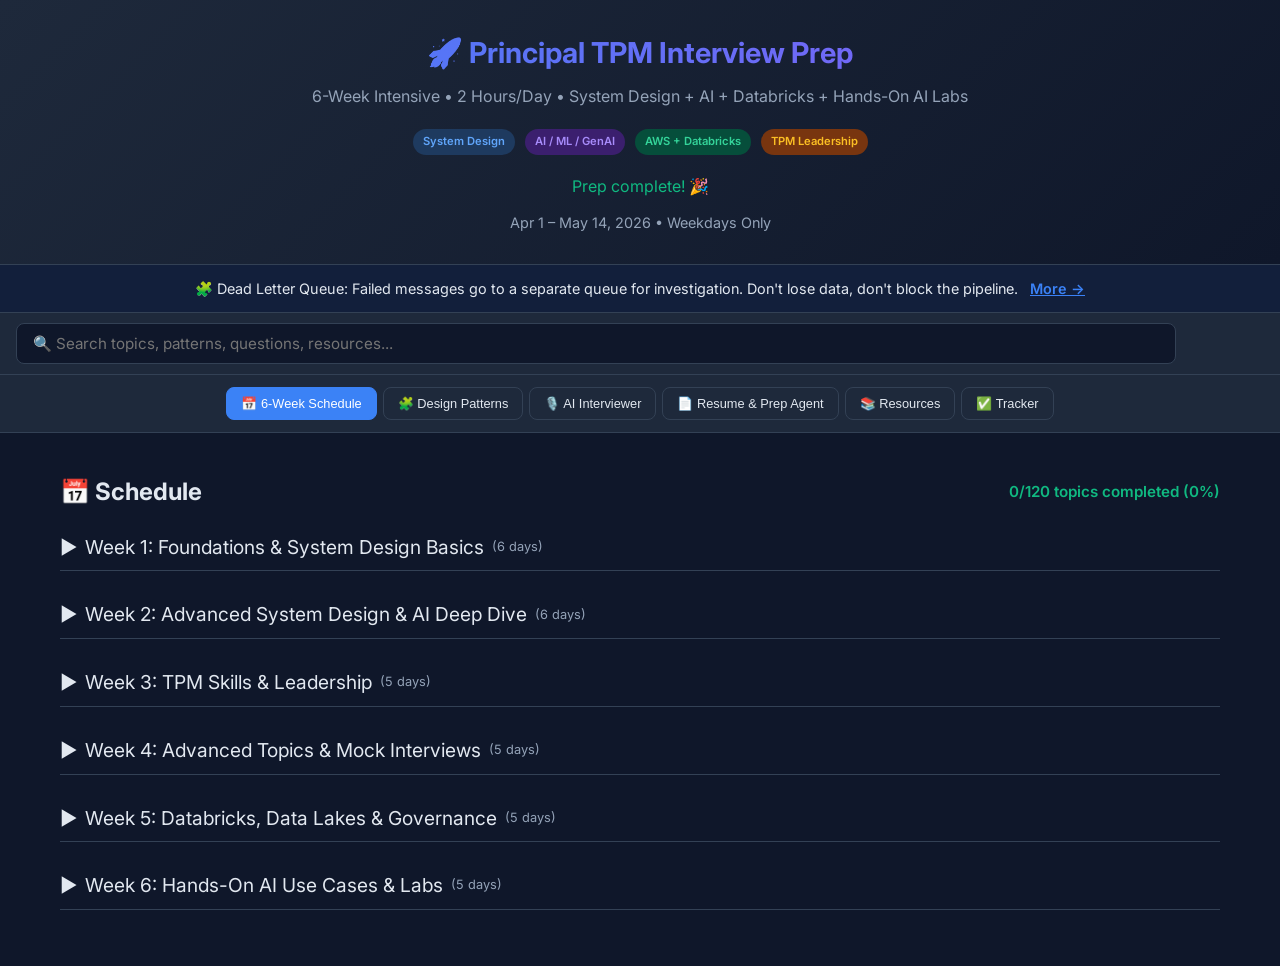
<file: tpm-prep-github/index.html>
<!DOCTYPE html>
<html lang="en">
<head>
<meta charset="UTF-8">
<meta name="viewport" content="width=device-width,initial-scale=1.0">
<title>Principal TPM Interview Prep</title>
<link rel="stylesheet" href="styles.css">
<link rel="preconnect" href="https://fonts.googleapis.com">
<link href="https://fonts.googleapis.com/css2?family=Inter:wght@400;500;600;700&display=swap" rel="stylesheet">
</head>
<body>
<header>
  <h1>🚀 Principal TPM Interview Prep</h1>
  <p>6-Week Intensive • 2 Hours/Day • System Design + AI + Databricks + Hands-On AI Labs</p>
  <div style="margin-top:16px">
    <span class="badge badge-blue">System Design</span>
    <span class="badge badge-purple">AI / ML / GenAI</span>
    <span class="badge badge-green">AWS + Databricks</span>
    <span class="badge badge-orange">TPM Leadership</span>
  </div>
  <div id="countdown" style="margin-top:16px"></div>
  <p style="margin-top:12px;font-size:.9rem;color:var(--muted)">Apr 1 – May 14, 2026 • Weekdays Only</p>
</header>
<div id="tip-banner" style="padding:12px 20px;background:rgba(59,130,246,.08);border-bottom:1px solid var(--border);color:var(--text);font-size:.9rem;text-align:center;min-height:40px"></div>
<div id="search-bar" style="padding:10px 16px;background:var(--card);border-bottom:1px solid var(--border);display:flex;align-items:center;gap:8px;position:sticky;top:44px;z-index:99">
  <input type="text" id="global-search" placeholder="🔍 Search topics, patterns, questions, resources..."
    oninput="globalSearch(this.value)"
    style="flex:1;padding:10px 16px;background:var(--bg);border:1px solid var(--border);border-radius:8px;color:var(--text);font-size:.95rem;font-family:inherit">
  <span id="search-count" style="color:var(--muted);font-size:.85rem;min-width:80px"></span>
</div>
<div id="search-results" style="display:none;padding:20px;max-height:60vh;overflow-y:auto"></div>
<nav id="nav"></nav>
<div class="container">
  <div class="tab-content" id="schedule"></div>
  <div class="tab-content" id="patterns"></div>
  <div class="tab-content" id="interviewer"></div>
  <div class="tab-content" id="prepagent"></div>
  <div class="tab-content" id="resources"></div>
  <div class="tab-content" id="tracker"></div>
</div>
<script src="tips-data.js"></script>
<script src="countdown.js"></script>
<script src="data-week1.js"></script>
<script src="data-week2.js"></script>
<script src="data-week3.js"></script>
<script src="data-week4.js"></script>
<script src="data-week5.js"></script>
<script src="data-week6.js"></script>
<script src="data-patterns.js"></script>
<script src="interviewer-engine.js"></script>
<script src="app.js"></script>
</body>
</html>
</file>
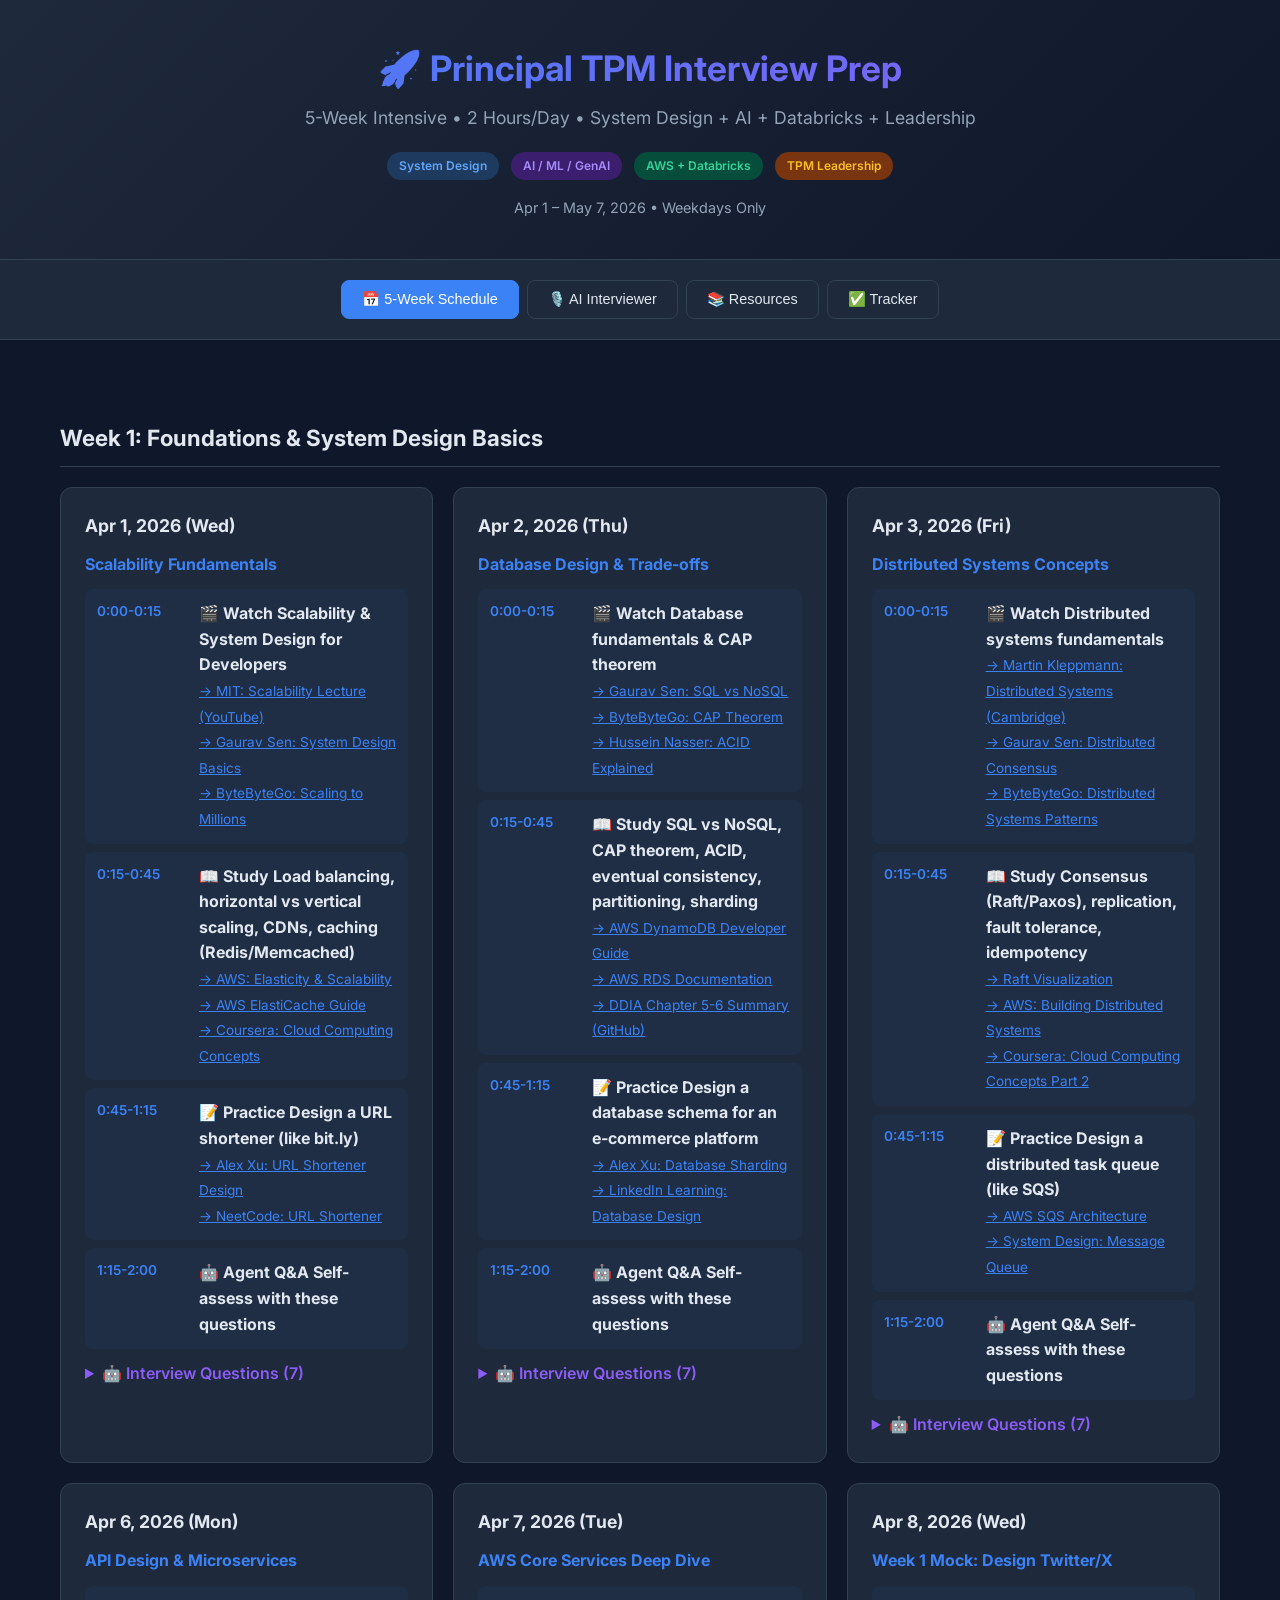
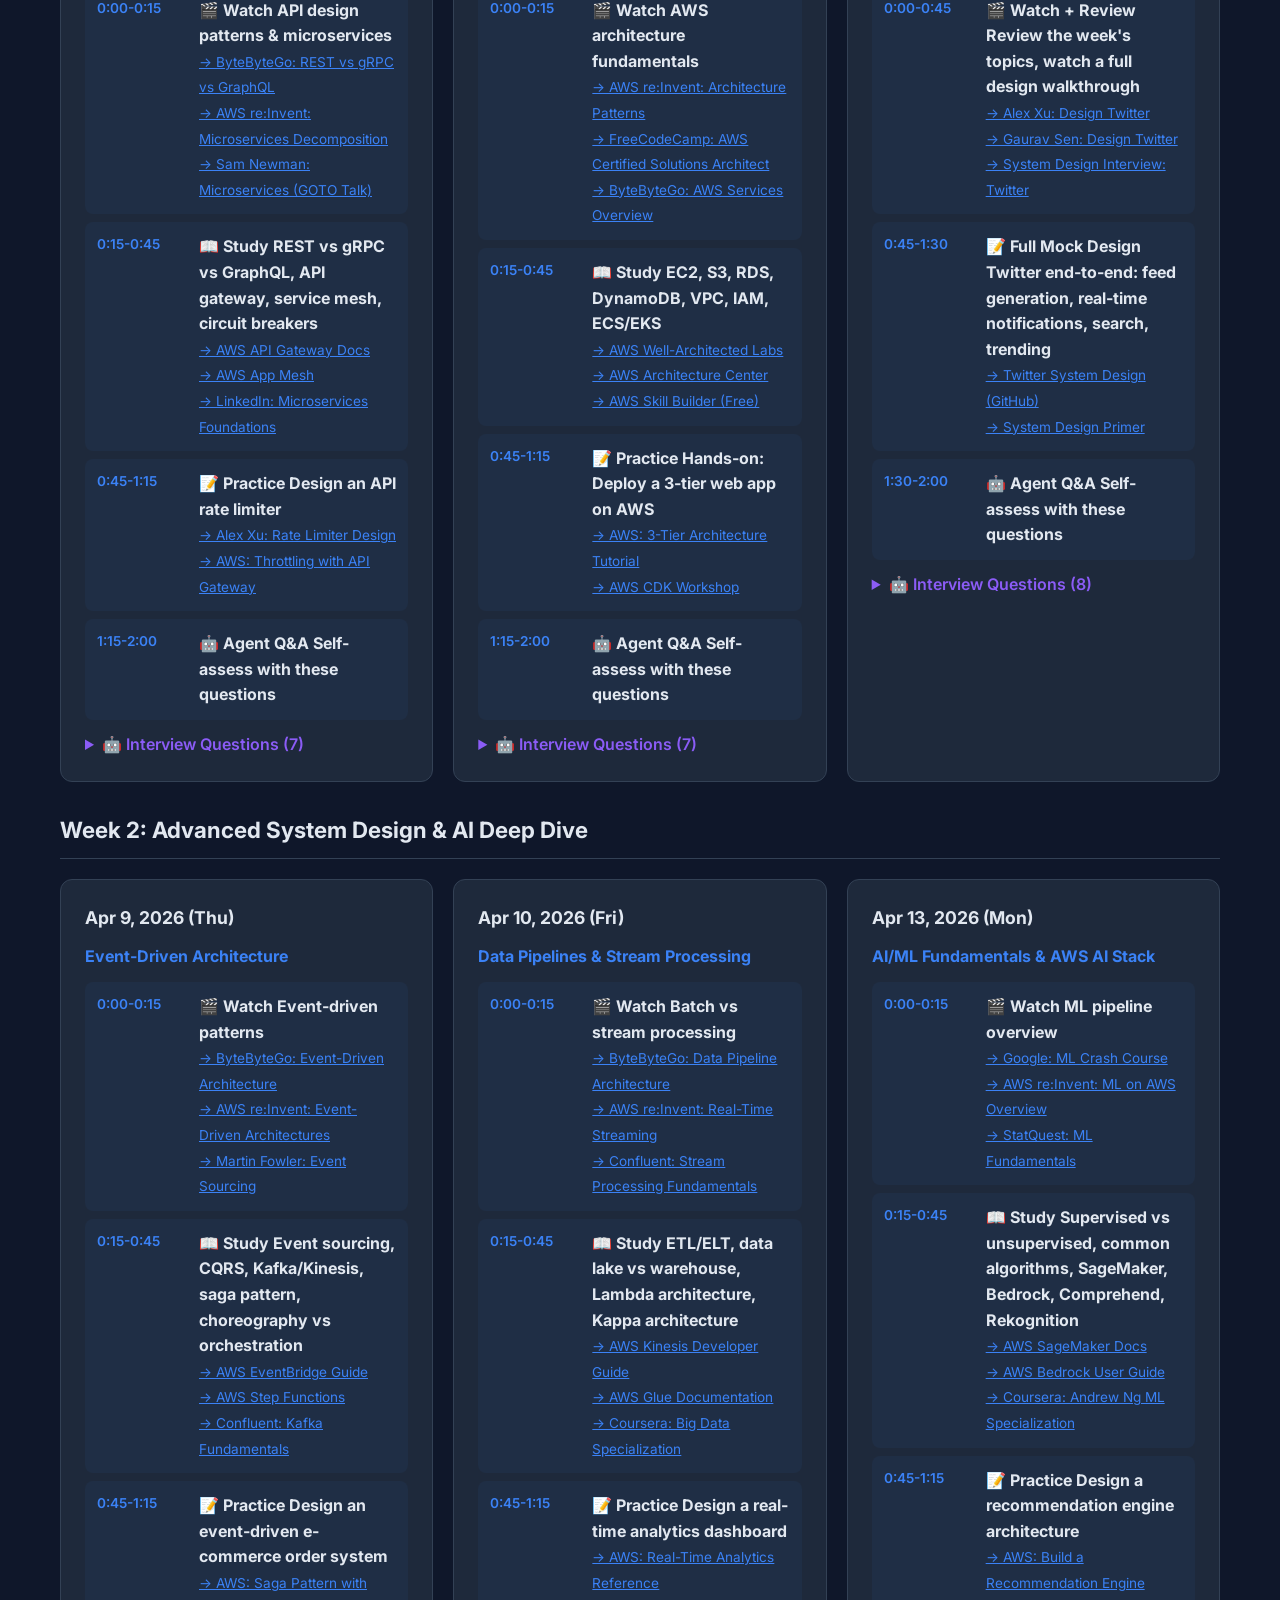
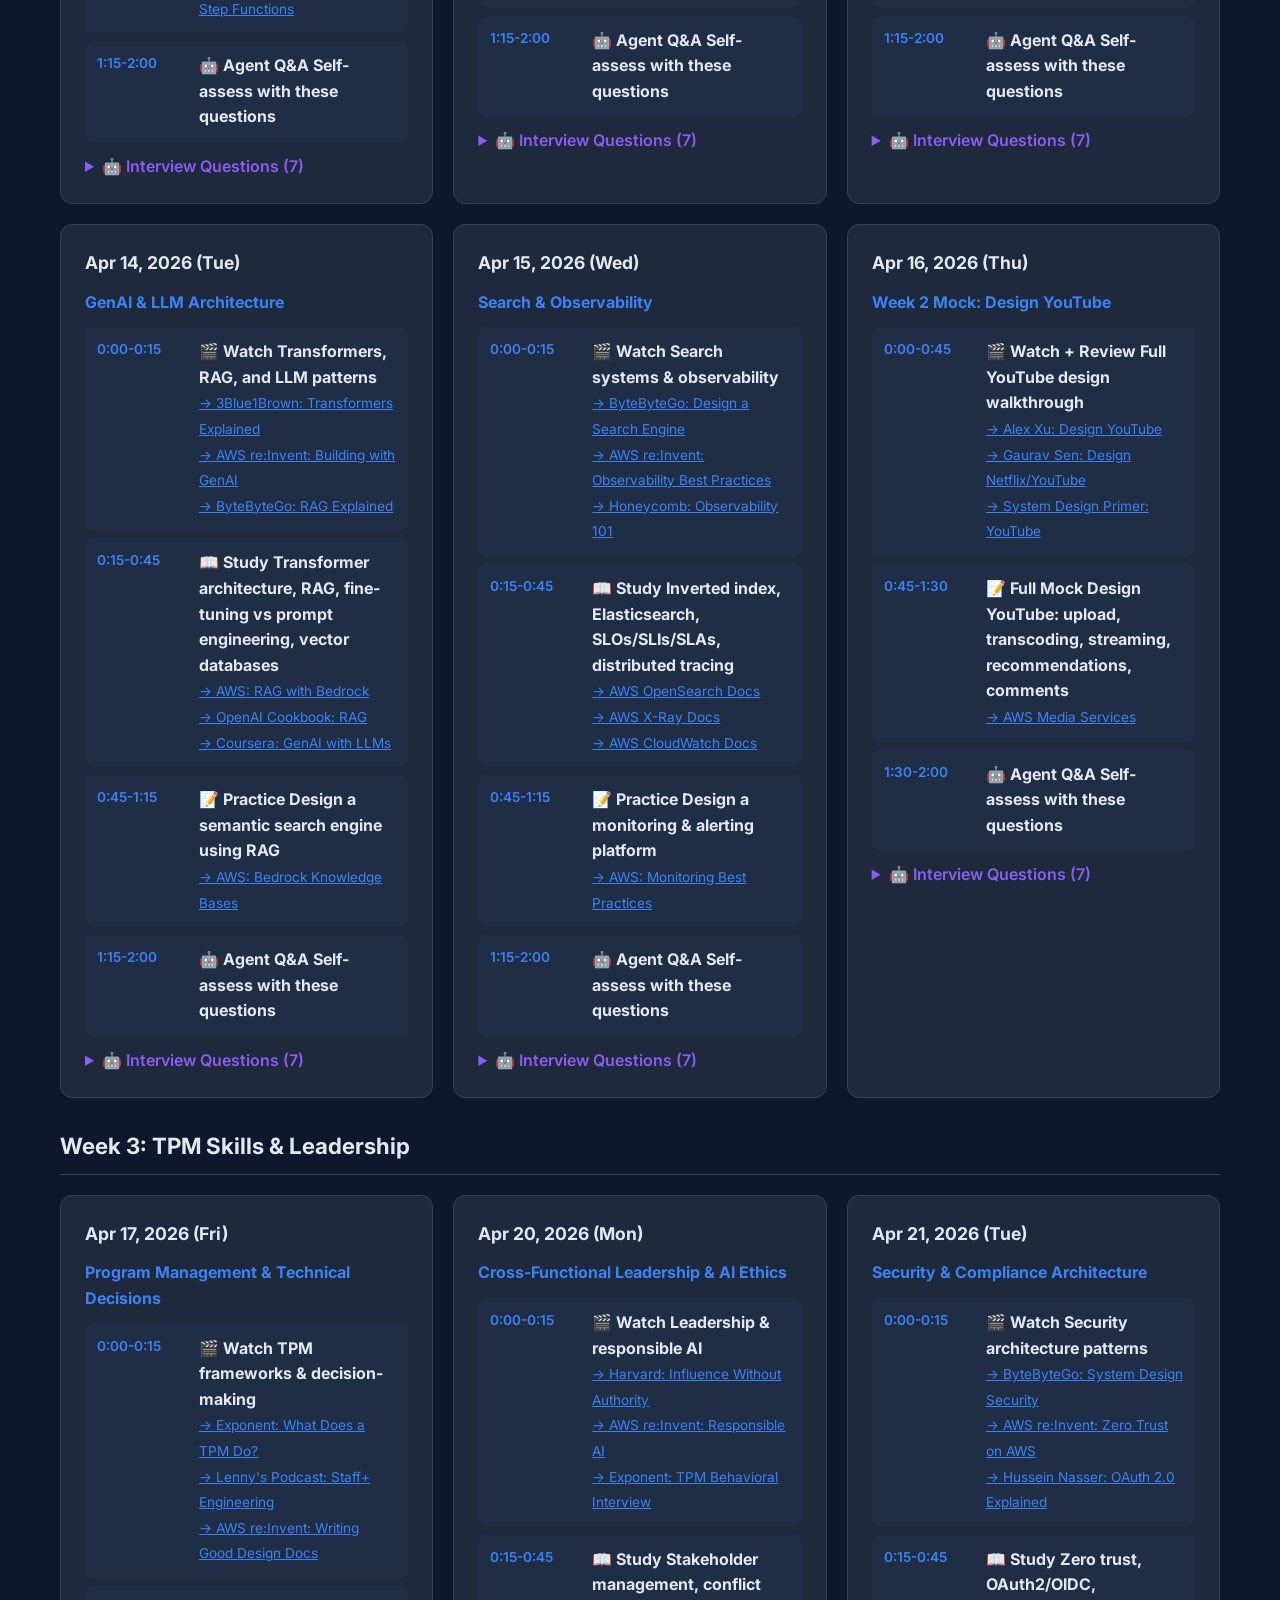
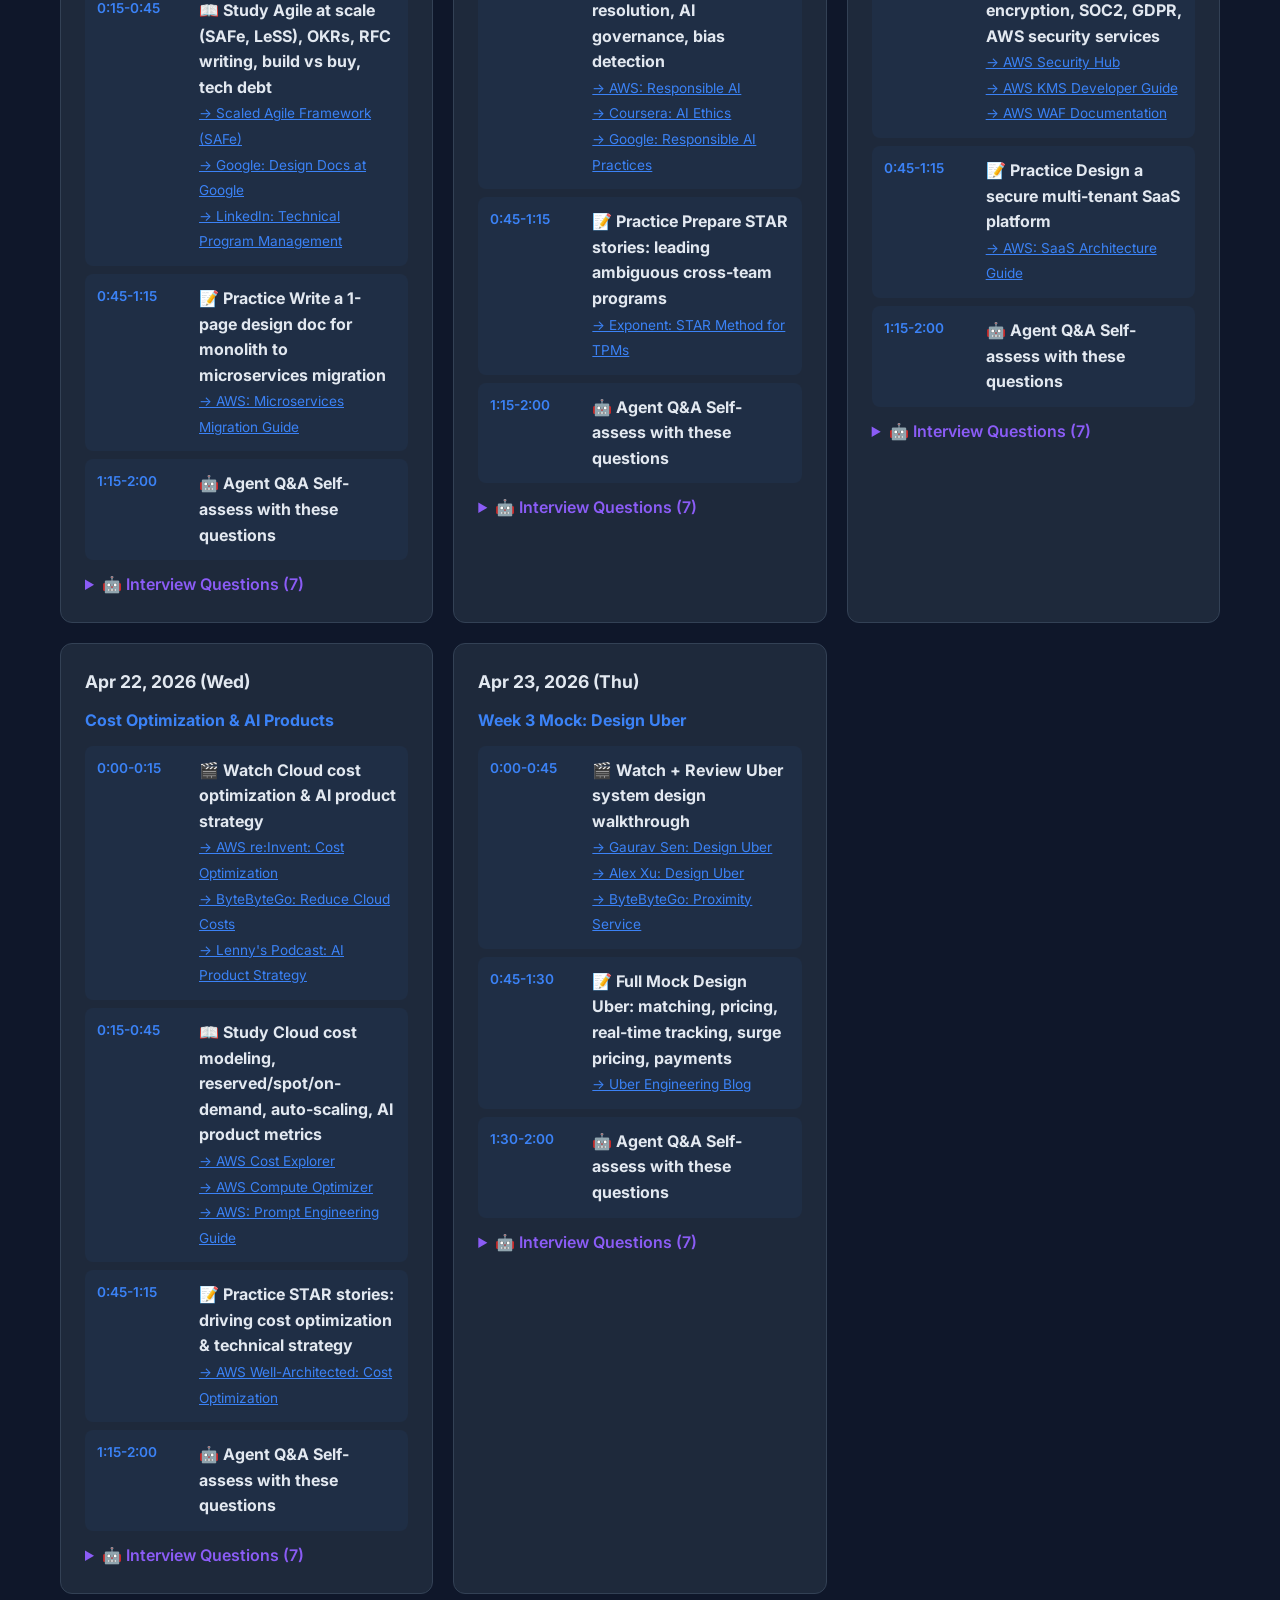
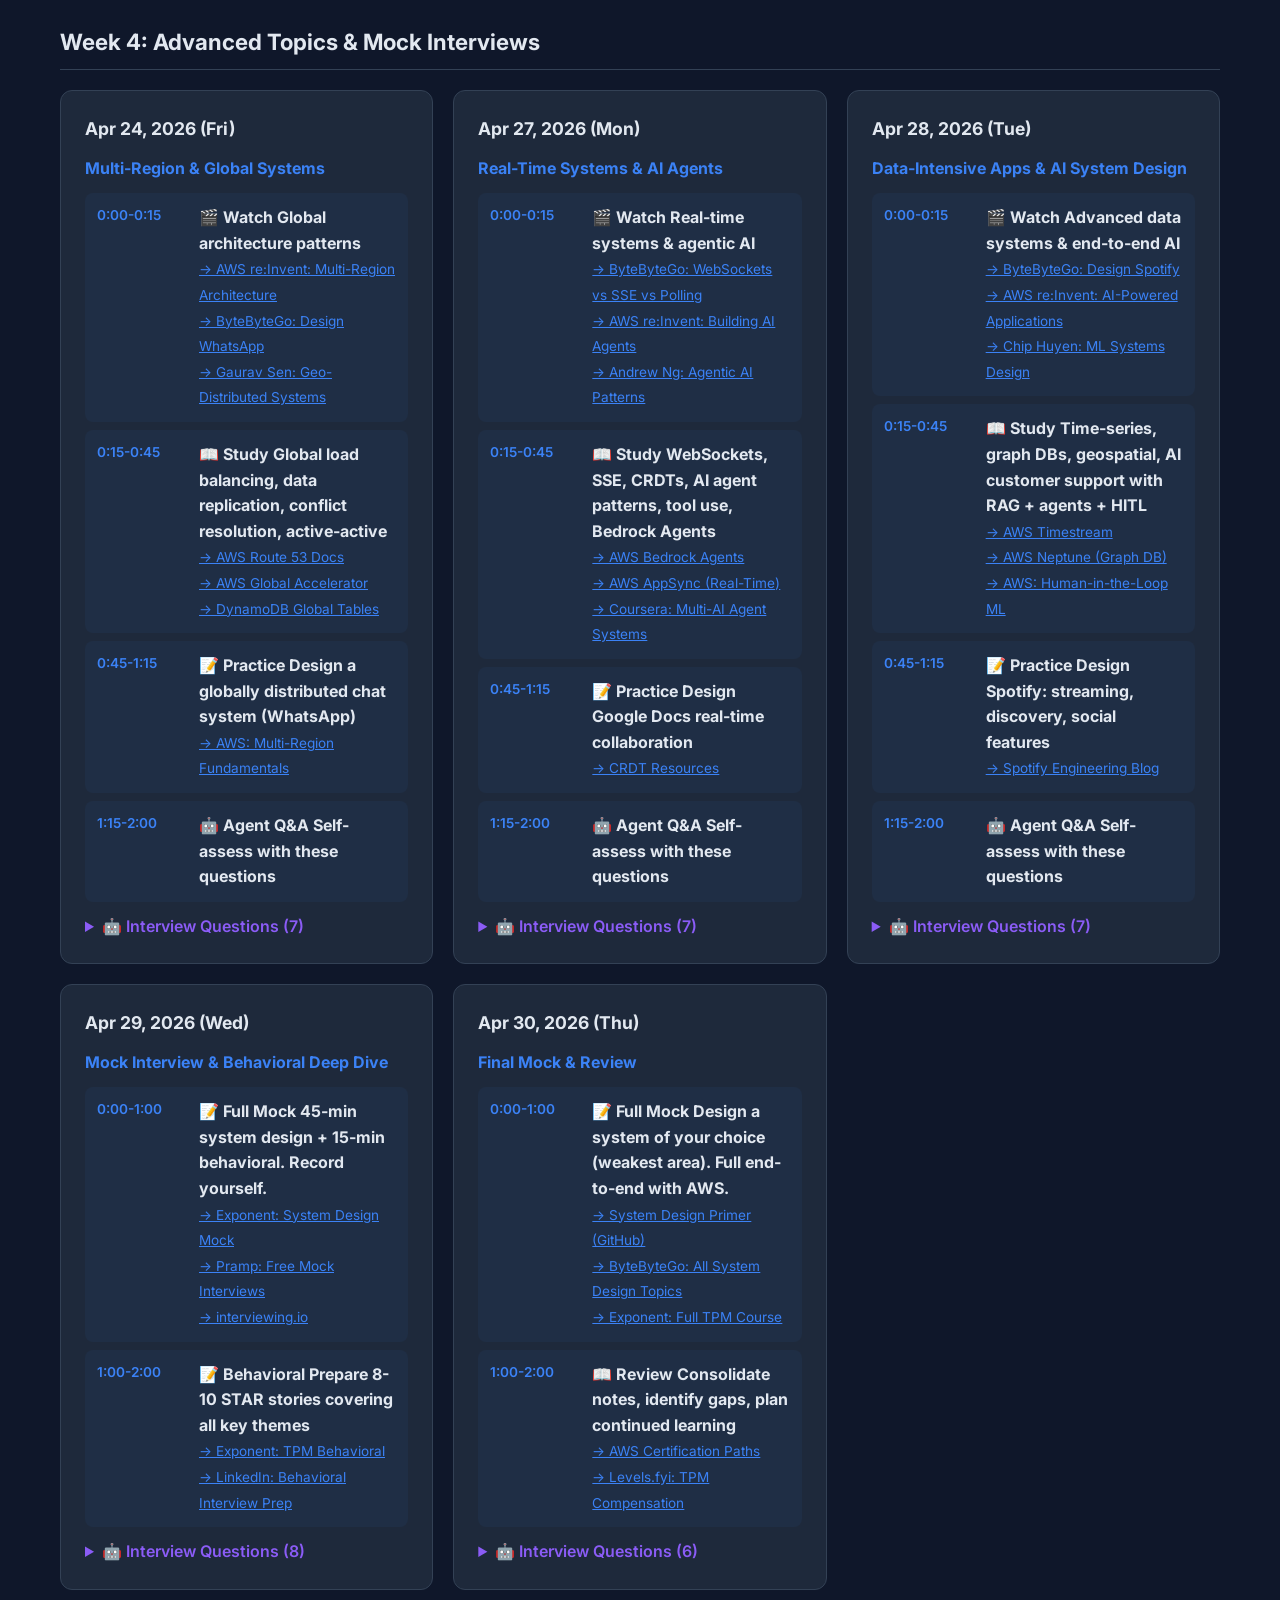
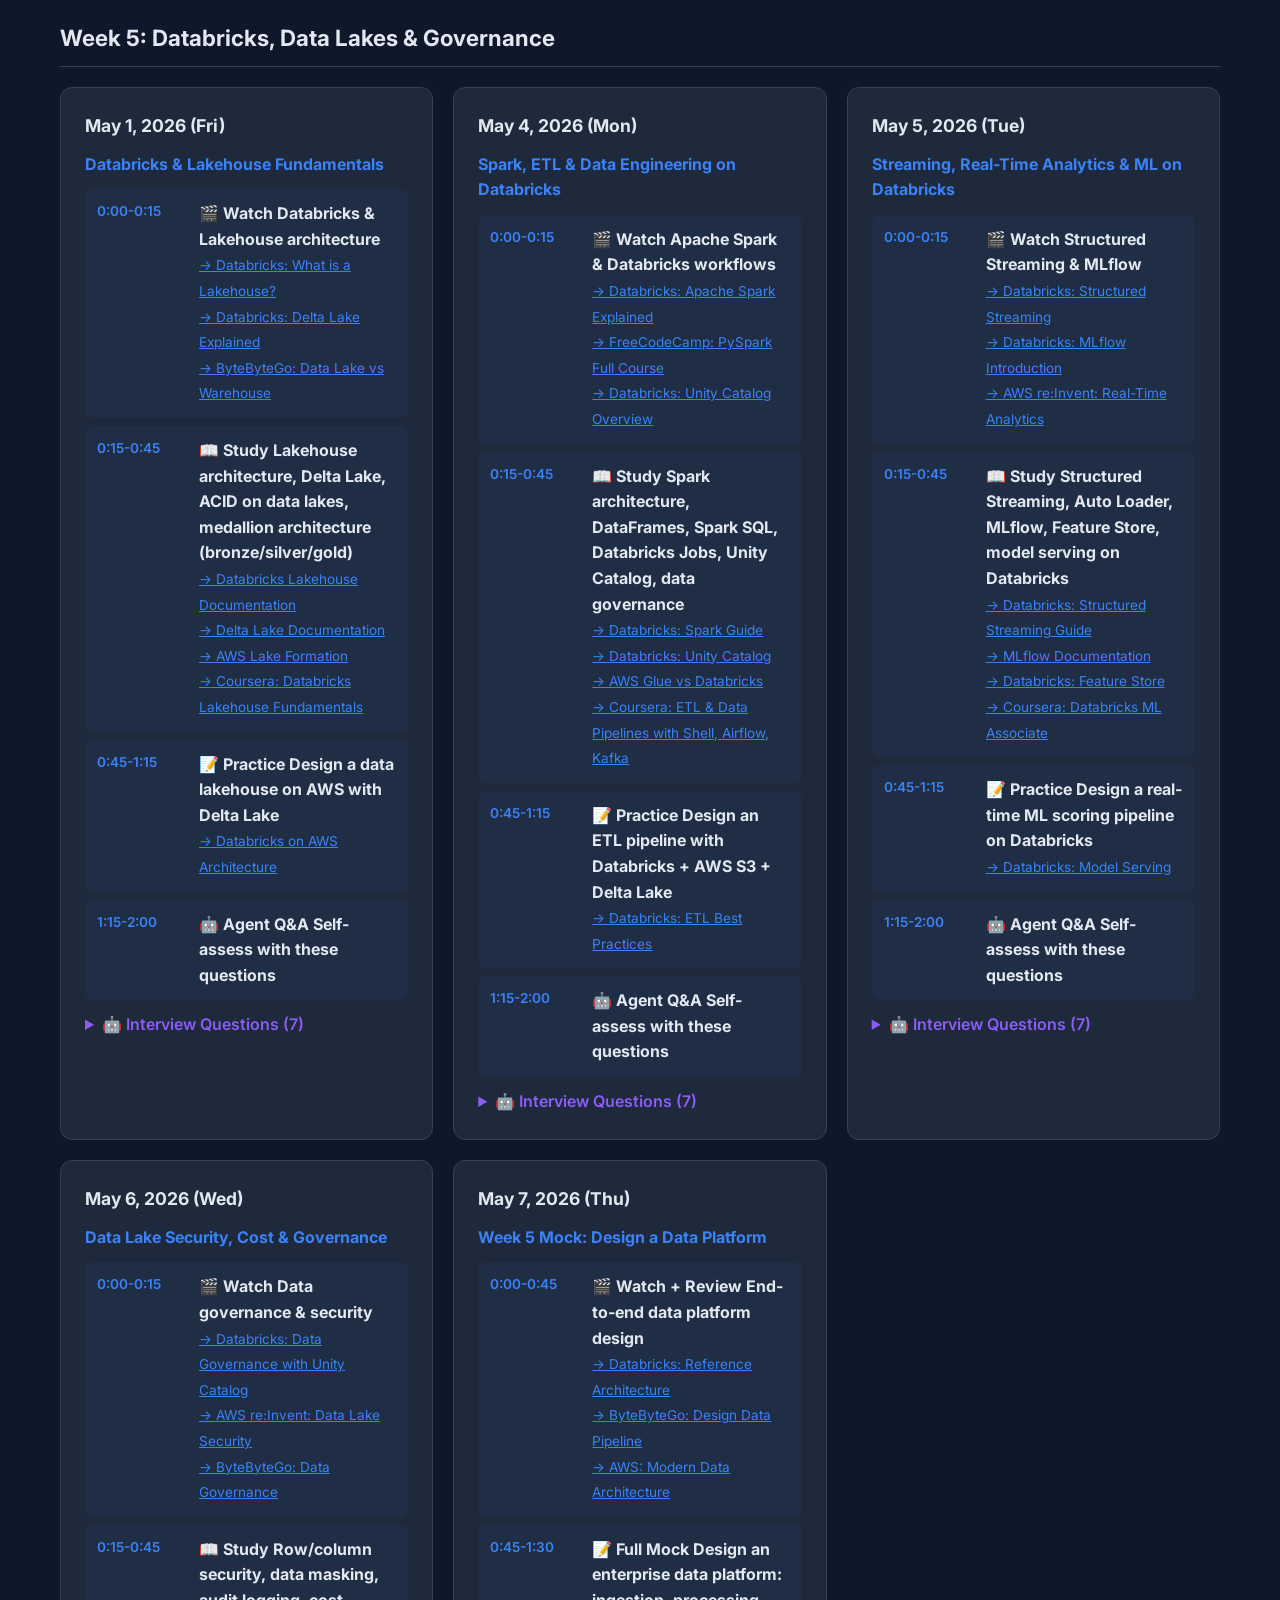
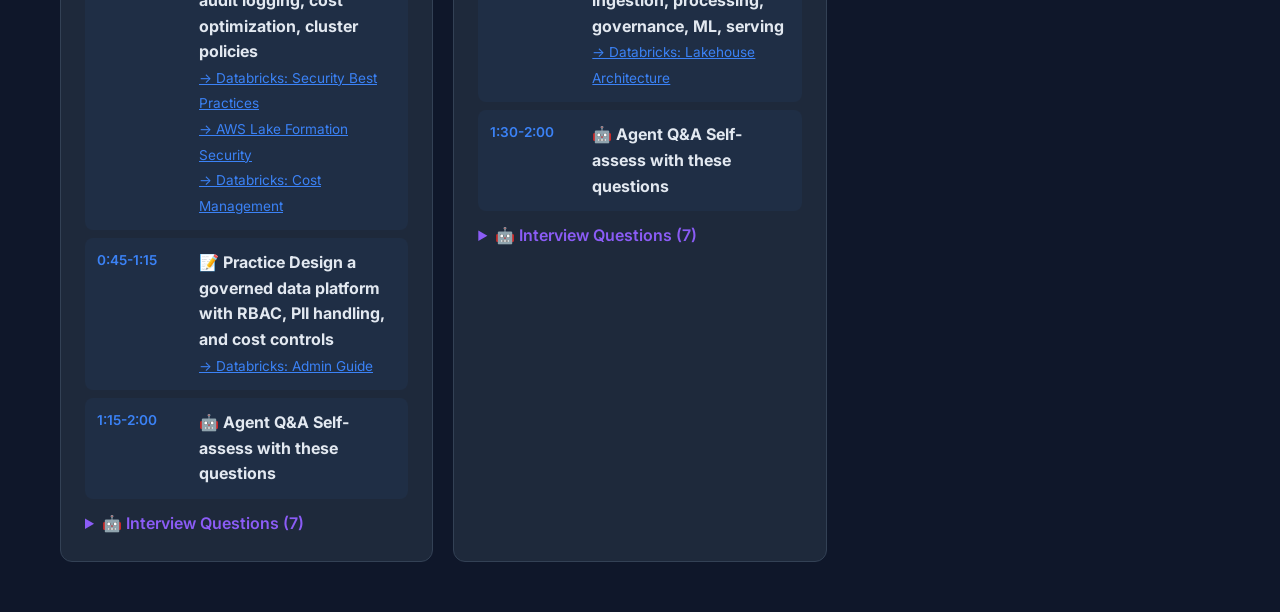
<file: tpm-prep/index.html>
<!DOCTYPE html>
<html lang="en">
<head>
<meta charset="UTF-8">
<meta name="viewport" content="width=device-width,initial-scale=1.0">
<title>Principal TPM Interview Prep</title>
<link rel="stylesheet" href="styles.css">
<link rel="preconnect" href="https://fonts.googleapis.com">
<link href="https://fonts.googleapis.com/css2?family=Inter:wght@400;500;600;700&display=swap" rel="stylesheet">
</head>
<body>
<header>
  <h1>🚀 Principal TPM Interview Prep</h1>
  <p>5-Week Intensive • 2 Hours/Day • System Design + AI + Databricks + Leadership</p>
  <div style="margin-top:16px">
    <span class="badge badge-blue">System Design</span>
    <span class="badge badge-purple">AI / ML / GenAI</span>
    <span class="badge badge-green">AWS + Databricks</span>
    <span class="badge badge-orange">TPM Leadership</span>
  </div>
  <p style="margin-top:12px;font-size:.9rem;color:var(--muted)">Apr 1 – May 7, 2026 • Weekdays Only</p>
</header>
<nav id="nav"></nav>
<div class="container">
  <div class="tab-content" id="schedule"></div>
  <div class="tab-content" id="interviewer"></div>
  <div class="tab-content" id="resources"></div>
  <div class="tab-content" id="tracker"></div>
</div>
<script src="data-week1.js"></script>
<script src="data-week2.js"></script>
<script src="data-week3.js"></script>
<script src="data-week4.js"></script>
<script src="data-week5.js"></script>
<script src="app.js"></script>
</body>
</html>
</file>
<file: tpm-prep-github/styles.css>
:root{--bg:#0f172a;--card:#1e293b;--accent:#3b82f6;--accent2:#8b5cf6;--accent3:#10b981;--text:#e2e8f0;--muted:#94a3b8;--border:#334155}
*{margin:0;padding:0;box-sizing:border-box}
body{font-family:'Inter',system-ui,sans-serif;background:var(--bg);color:var(--text);line-height:1.6;-webkit-text-size-adjust:100%}
.container{max-width:1200px;margin:0 auto;padding:20px}
header{text-align:center;padding:30px 16px;background:linear-gradient(135deg,#1e293b,#0f172a);border-bottom:1px solid var(--border)}
header h1{font-size:1.8rem;background:linear-gradient(90deg,var(--accent),var(--accent2));-webkit-background-clip:text;-webkit-text-fill-color:transparent}
header p{color:var(--muted);margin-top:8px;font-size:1rem}
.badge{display:inline-block;padding:4px 10px;border-radius:20px;font-size:.7rem;font-weight:600;margin:3px}
.badge-blue{background:#1e3a5f;color:#60a5fa}.badge-purple{background:#3b1f6e;color:#a78bfa}
.badge-green{background:#064e3b;color:#34d399}.badge-orange{background:#78350f;color:#fbbf24}
nav{display:flex;gap:6px;justify-content:center;flex-wrap:wrap;padding:12px;background:var(--card);border-bottom:1px solid var(--border);position:sticky;top:0;z-index:100}
nav button{padding:8px 14px;border:1px solid var(--border);border-radius:8px;background:transparent;color:var(--text);cursor:pointer;font-size:.8rem;transition:.2s;white-space:nowrap}
nav button:hover,nav button.active{background:var(--accent);border-color:var(--accent);color:#fff}
.tab-content{display:none;padding:20px 0}.tab-content.active{display:block}
.week-grid{display:grid;grid-template-columns:repeat(auto-fill,minmax(300px,1fr));gap:16px;margin-top:12px}
.card{background:var(--card);border:1px solid var(--border);border-radius:12px;padding:16px;transition:.2s}
.card:hover{border-color:var(--accent);transform:translateY(-1px)}
.card h3{font-size:1rem;margin-bottom:8px;display:flex;align-items:center;gap:8px}
.card ul{list-style:none;padding:0}.card li{padding:5px 0;padding-left:18px;position:relative;color:var(--muted);font-size:.85rem}
.card li::before{content:'▸';position:absolute;left:0;color:var(--accent)}
.time-block{display:flex;gap:8px;align-items:flex-start;padding:10px;background:rgba(59,130,246,.05);border-radius:8px;margin:6px 0;flex-wrap:wrap}
.time-label{min-width:70px;font-weight:600;color:var(--accent);font-size:.8rem;flex-shrink:0}
.progress-bar{height:6px;background:var(--border);border-radius:3px;margin-top:12px;overflow:hidden}
.progress-fill{height:100%;border-radius:3px;transition:width .5s}
table{width:100%;border-collapse:collapse;margin:16px 0;display:block;overflow-x:auto;-webkit-overflow-scrolling:touch}
thead,tbody,tr{display:table;width:100%;table-layout:fixed}
table{display:table}
th,td{padding:10px 12px;text-align:left;border-bottom:1px solid var(--border);font-size:.85rem;word-wrap:break-word}
th{color:var(--accent);font-weight:600;background:rgba(59,130,246,.1)}
.arch-diagram{background:var(--card);border:1px solid var(--border);border-radius:12px;padding:20px;margin:16px 0;text-align:center}
.arch-diagram pre{color:var(--accent);font-size:.7rem;line-height:1.6;text-align:left;overflow-x:auto}
.checklist input[type=checkbox]{accent-color:var(--accent);margin-right:8px}
.checklist label{display:block;padding:6px 0;cursor:pointer;font-size:.85rem}
.section-title{font-size:1.2rem;margin:20px 0 8px;padding-bottom:8px;border-bottom:1px solid var(--border)}
.grid-2{display:grid;grid-template-columns:1fr 1fr;gap:16px}
details>summary{list-style:none}
details>summary::-webkit-details-marker{display:none}
details.week-collapse>summary{display:flex;align-items:center;gap:8px}

/* ── Mobile Responsive ── */
@media(max-width:768px){
  .container{padding:12px}
  header{padding:20px 12px}
  header h1{font-size:1.4rem}
  header p{font-size:.85rem}
  .badge{font-size:.65rem;padding:3px 8px;margin:2px}
  nav{gap:4px;padding:8px}
  nav button{padding:6px 10px;font-size:.75rem}
  .grid-2{grid-template-columns:1fr}
  .week-grid{grid-template-columns:1fr;gap:12px}
  .card{padding:14px}
  .card h3{font-size:.95rem}
  .time-block{padding:8px;gap:6px}
  .time-label{min-width:60px;font-size:.75rem}
  .section-title{font-size:1.1rem}
  table{font-size:.8rem}
  th,td{padding:8px 6px}
  #global-search{font-size:.85rem;padding:8px 12px}
  #search-results{padding:12px}
  #tip-banner{font-size:.82rem;padding:10px 12px}
  #countdown span{font-size:1rem !important}
  /* Interviewer mobile */
  #iv-chat{max-height:350px}
  #iv-answer{rows:3}
  /* Prep agent mobile */
  #resume-input{font-size:.85rem}
  #prep-answer{font-size:.85rem}
  pre,code{font-size:.75rem !important;overflow-x:auto}
}

@media(max-width:480px){
  header h1{font-size:1.2rem}
  nav button{padding:5px 8px;font-size:.7rem}
  .card{padding:12px}
  .time-block{flex-direction:column;gap:4px}
  .time-label{min-width:auto}
  .badge{font-size:.6rem;padding:2px 6px}
  table th,table td{padding:6px 4px;font-size:.75rem}
}

/* Touch-friendly checkboxes */
@media(pointer:coarse){
  input[type=checkbox]{width:20px;height:20px;min-width:20px}
  .time-block input[type=checkbox]{width:22px;height:22px}
  nav button{min-height:40px}
  details summary{min-height:44px;display:flex;align-items:center}
}
</file>
<file: tpm-prep/styles.css>
:root{--bg:#0f172a;--card:#1e293b;--accent:#3b82f6;--accent2:#8b5cf6;--accent3:#10b981;--text:#e2e8f0;--muted:#94a3b8;--border:#334155}
*{margin:0;padding:0;box-sizing:border-box}
body{font-family:'Inter',system-ui,sans-serif;background:var(--bg);color:var(--text);line-height:1.6}
.container{max-width:1200px;margin:0 auto;padding:20px}
header{text-align:center;padding:40px 20px;background:linear-gradient(135deg,#1e293b,#0f172a);border-bottom:1px solid var(--border)}
header h1{font-size:2.2rem;background:linear-gradient(90deg,var(--accent),var(--accent2));-webkit-background-clip:text;-webkit-text-fill-color:transparent}
header p{color:var(--muted);margin-top:8px;font-size:1.1rem}
.badge{display:inline-block;padding:4px 12px;border-radius:20px;font-size:.75rem;font-weight:600;margin:4px}
.badge-blue{background:#1e3a5f;color:#60a5fa}.badge-purple{background:#3b1f6e;color:#a78bfa}
.badge-green{background:#064e3b;color:#34d399}.badge-orange{background:#78350f;color:#fbbf24}
nav{display:flex;gap:8px;justify-content:center;flex-wrap:wrap;padding:20px;background:var(--card);border-bottom:1px solid var(--border);position:sticky;top:0;z-index:100}
nav button{padding:10px 20px;border:1px solid var(--border);border-radius:8px;background:transparent;color:var(--text);cursor:pointer;font-size:.9rem;transition:.2s}
nav button:hover,nav button.active{background:var(--accent);border-color:var(--accent);color:#fff}
.tab-content{display:none;padding:30px 0}.tab-content.active{display:block}
.week-grid{display:grid;grid-template-columns:repeat(auto-fill,minmax(340px,1fr));gap:20px;margin-top:20px}
.card{background:var(--card);border:1px solid var(--border);border-radius:12px;padding:24px;transition:.2s}
.card:hover{border-color:var(--accent);transform:translateY(-2px)}
.card h3{font-size:1.1rem;margin-bottom:12px;display:flex;align-items:center;gap:8px}
.card ul{list-style:none;padding:0}.card li{padding:6px 0;padding-left:20px;position:relative;color:var(--muted);font-size:.9rem}
.card li::before{content:'▸';position:absolute;left:0;color:var(--accent)}
.time-block{display:flex;gap:12px;align-items:flex-start;padding:12px;background:rgba(59,130,246,.05);border-radius:8px;margin:8px 0}
.time-label{min-width:90px;font-weight:600;color:var(--accent);font-size:.85rem}
.progress-bar{height:6px;background:var(--border);border-radius:3px;margin-top:12px;overflow:hidden}
.progress-fill{height:100%;border-radius:3px;transition:width .5s}
table{width:100%;border-collapse:collapse;margin:20px 0}
th,td{padding:12px 16px;text-align:left;border-bottom:1px solid var(--border);font-size:.9rem}
th{color:var(--accent);font-weight:600;background:rgba(59,130,246,.1)}
.arch-diagram{background:var(--card);border:1px solid var(--border);border-radius:12px;padding:30px;margin:20px 0;text-align:center}
.arch-diagram pre{color:var(--accent);font-size:.8rem;line-height:1.8;text-align:left;overflow-x:auto}
.checklist input[type=checkbox]{accent-color:var(--accent);margin-right:8px}
.checklist label{display:block;padding:8px 0;cursor:pointer;font-size:.9rem}
.section-title{font-size:1.4rem;margin:30px 0 10px;padding-bottom:10px;border-bottom:1px solid var(--border)}
.grid-2{display:grid;grid-template-columns:1fr 1fr;gap:20px}
@media(max-width:768px){.grid-2,.week-grid{grid-template-columns:1fr}header h1{font-size:1.6rem}}
</file>
